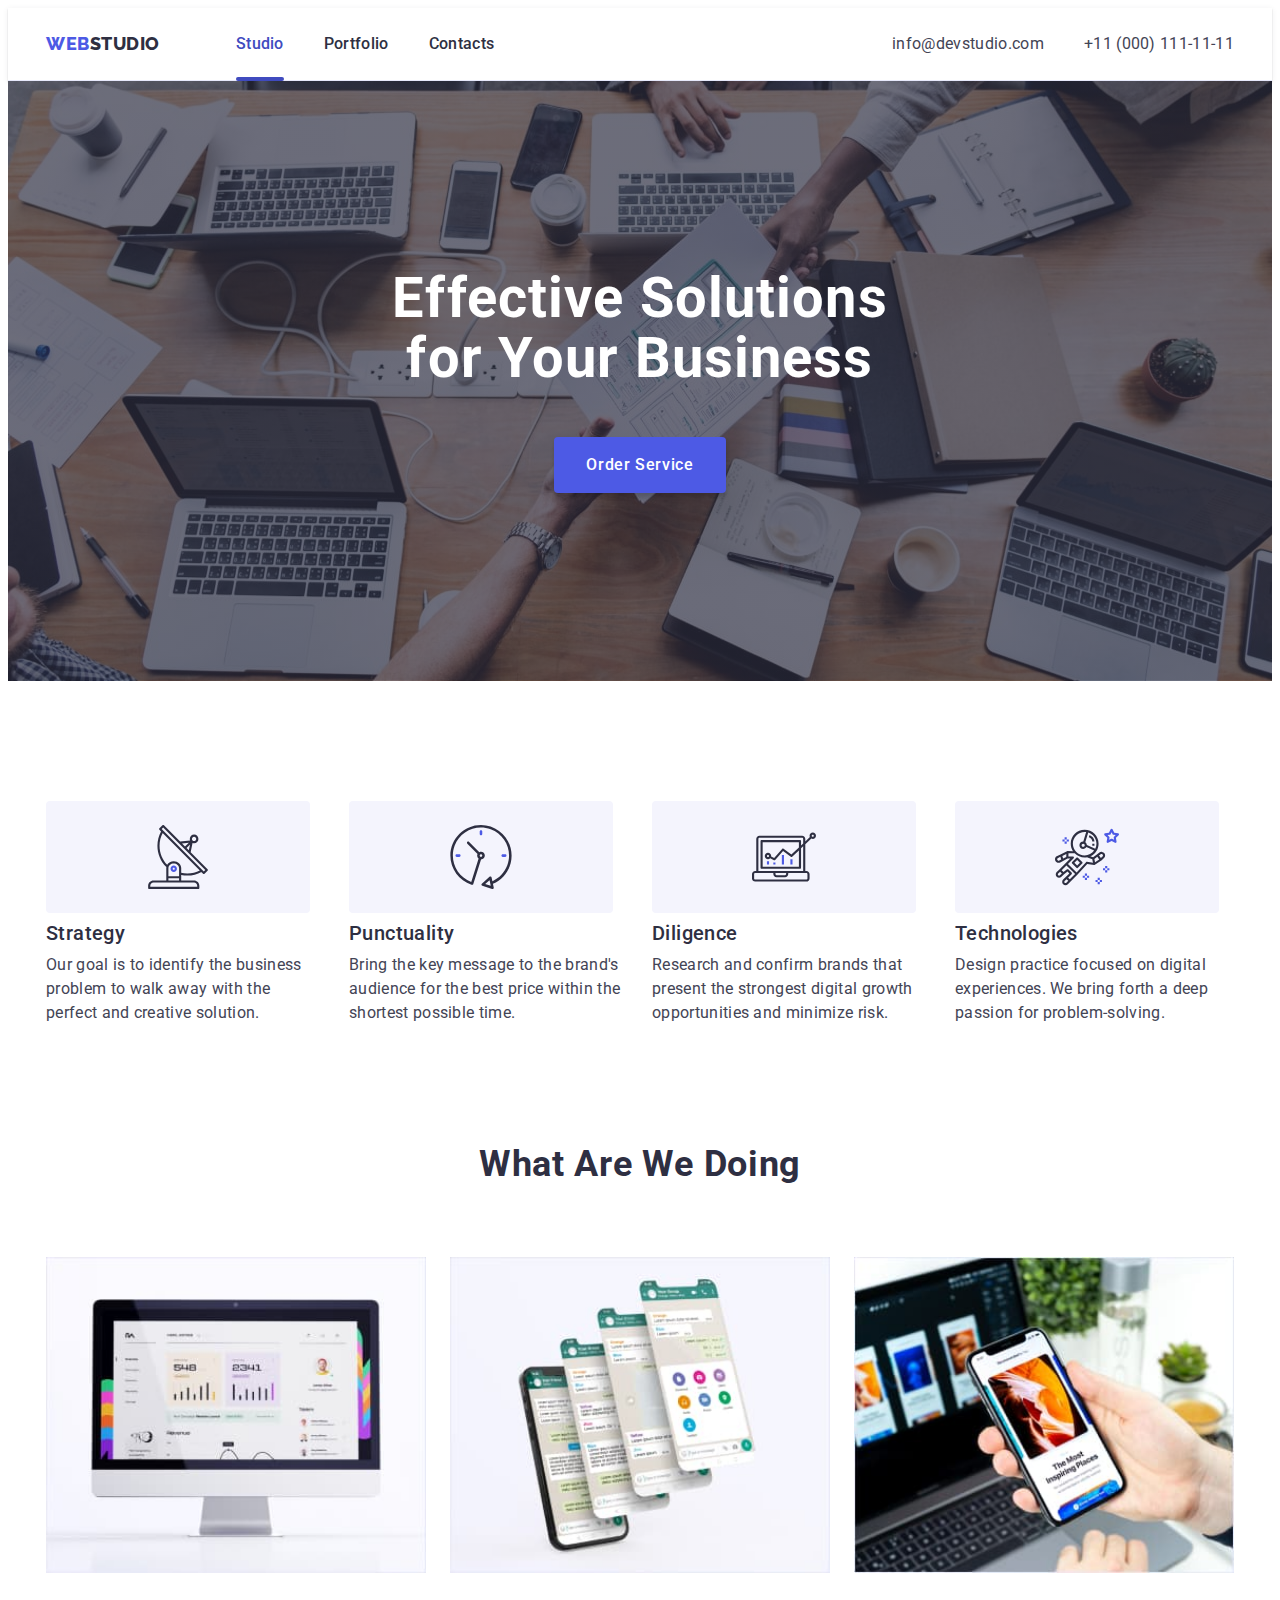
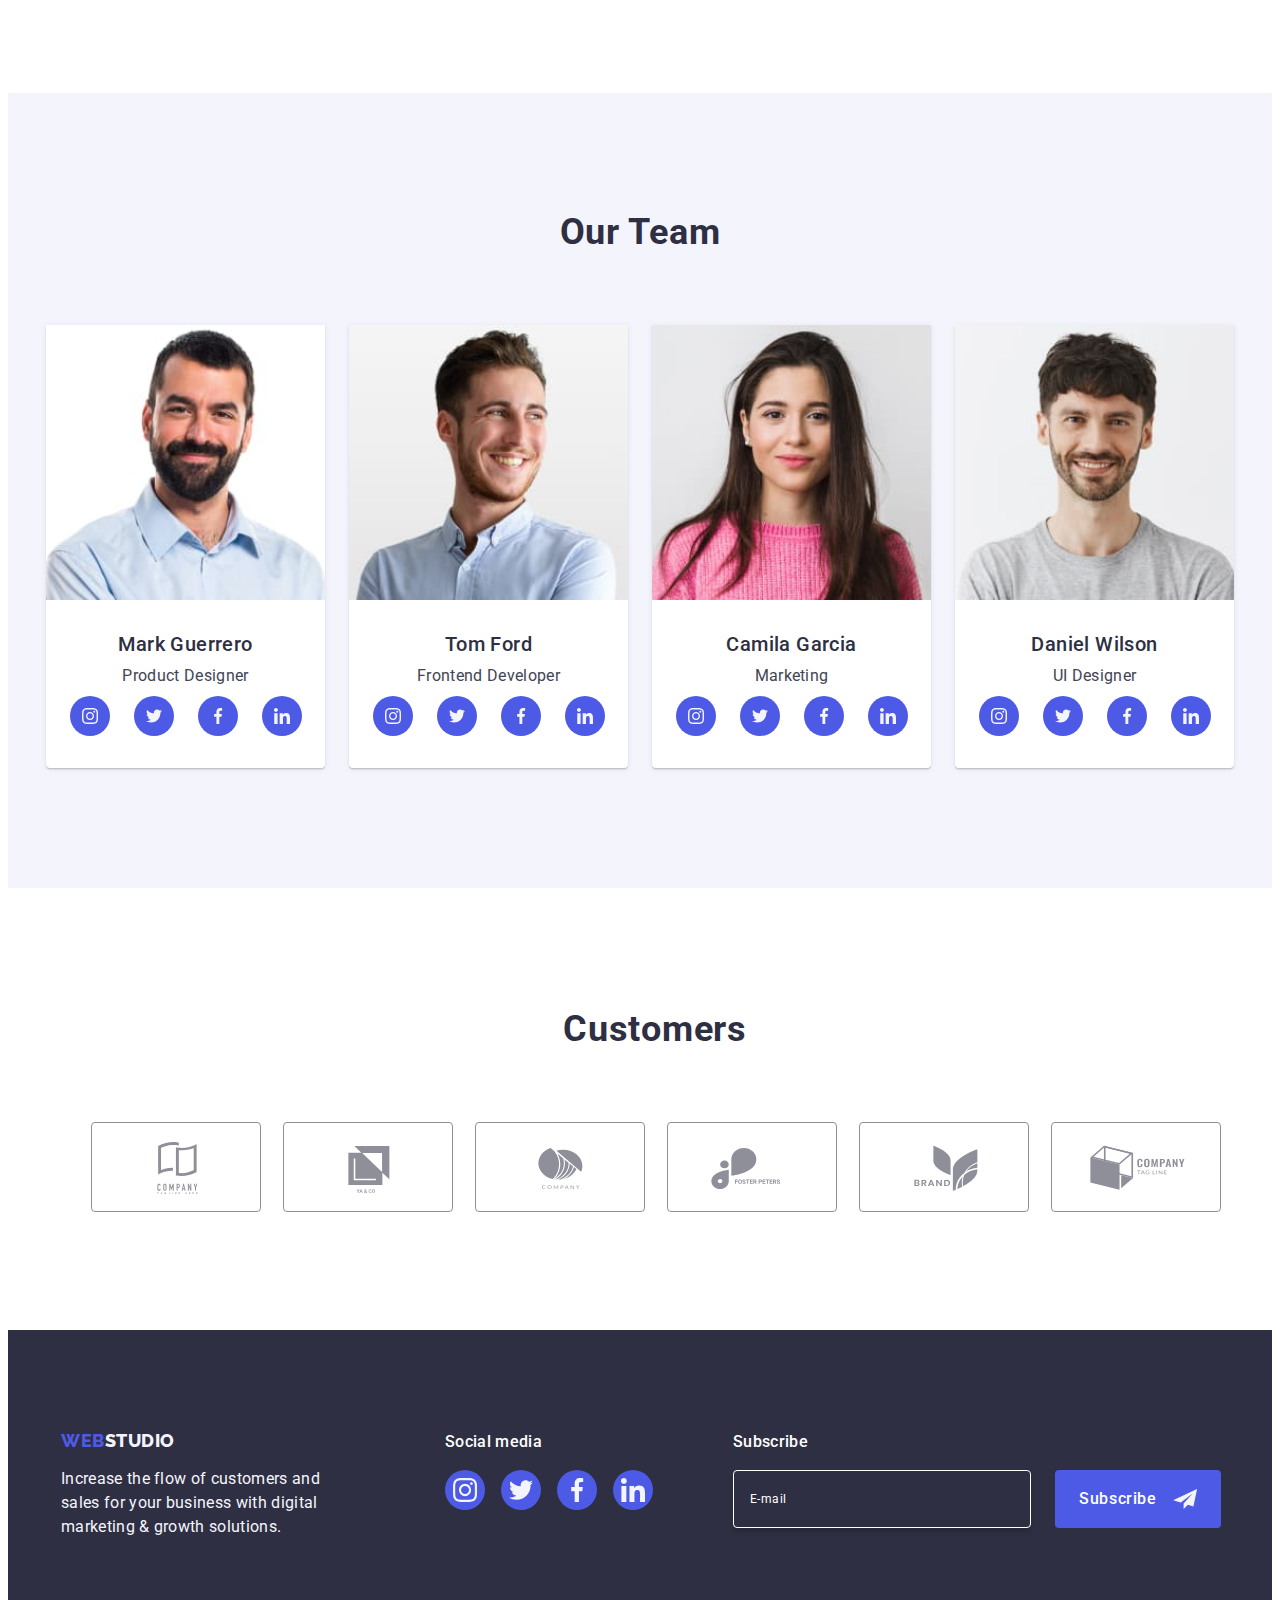
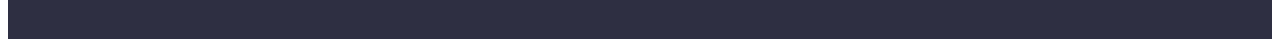
<file: index.html>
<!DOCTYPE html>
<html lang="en">
  <head>
    <meta charset="UTF-8" />
    <meta http-equiv="X-UA-Compatible" content="IE=edge" />
    <meta name="viewport" content="width=device-width, initial-scale=1.0" />
    <title>Main Page</title>
    <link rel="preconnect" href="https://fonts.googleapis.com" />
    <link rel="preconnect" href="https://fonts.gstatic.com" crossorigin />
    <link href="https://fonts.googleapis.com/css2?family=Raleway:wght@800&family=Roboto:wght@400;500;700;900&display=swap" rel="stylesheet" />
    <link
      rel="stylesheet"
      href="https://cdnjs.cloudflare.com/ajax/libs/modern-normalize/1.1.0/modern-normalize.min.css"
      integrity="sha512-wpPYUAdjBVSE4KJnH1VR1HeZfpl1ub8YT/NKx4PuQ5NmX2tKuGu6U/JRp5y+Y8XG2tV+wKQpNHVUX03MfMFn9Q=="
      crossorigin="anonymous"
      referrerpolicy="no-referrer"
    />
    <link rel="stylesheet" href="./css/styles.css" />
  </head>
  <body>
    <!--Header-->
    <header class="header">
      <div class="container header-container">
        <nav class="header-navigation">
          <a class="header-logo link" href="./index.html">Web<span class="span-logo">Studio</span></a>
          <ul class="header-list list">
            <li class="header-item"><a class="current-page header-link link" href="./index.html">Studio</a></li>
            <li class="header-item"><a class="header-link link" href="./portfolio.html">Portfolio</a></li>
            <li class="header-item"><a class="header-link link" href="">Contacts</a></li>
          </ul>
        </nav>
        <address class="address">
          <ul class="address-list list">
            <li><a class="link header-email-phone" href="mailto:info@devstudio.com">info@devstudio.com</a></li>
            <li><a class="link header-email-phone" href="tel:+110001111111">+11 (000) 111-11-11</a></li>
          </ul>
        </address>
        <button type="button" class="menu-button" data-menu-open>
          <svg class="menu-open-icon" width="32px" height="22px">
            <use href="./images/icons.svg#icon-menu"></use>
          </svg>
        </button>
      </div>
      <div class="mob-menu is-hidden" data-menu>
        <div>
          <button type="button" class="close-button-mob" data-menu-close>
            <svg class="close-icon" width="8" height="8">
              <use href="./images/icons.svg#icon-close"></use>
            </svg>
          </button>
          <nav class="mobile-navigation">
            <ul class="mobile-list list">
              <li class="mobile-item"><a class="mobile-link-studio link" href="./index.html">Studio</a></li>
              <li class="mobile-item"><a class="mobile-link link" href="./portfolio.html">Portfolio</a></li>
              <li class="mobile-item"><a class="mobile-link link" href="">Contacts</a></li>
            </ul>
          </nav>
        </div>
        <div>
          <address class="address-mob">
            <ul class="address-list-mob list">
              <li><a class="link mobile-phone" href="tel:+110001111111">+11 (000) 111-11-11</a></li>
              <li><a class="link mobile-email" href="mailto:info@devstudio.com">info@devstudio.com</a></li>
            </ul>
          </address>
          <ul class="mobile-soc-list list">
            <li class="mobile-soc-item">
              <a href="" class="mobile-soc-link link">
                <svg class="mobile-soc-icon" width="24" height="24">
                  <use href="./images/icons.svg#icon-instagram"></use>
                </svg>
              </a>
            </li>
            <li class="mobile-soc-item">
              <a href="" class="mobile-soc-link link">
                <svg class="mobile-soc-icon" width="24" height="24">
                  <use href="./images/icons.svg#icon-twitter"></use>
                </svg>
              </a>
            </li>
            <li class="mobile-soc-item">
              <a href="" class="mobile-soc-link link">
                <svg class="mobile-soc-icon" width="24" height="24">
                  <use href="./images/icons.svg#icon-facebook"></use>
                </svg>
              </a>
            </li>
            <li class="mobile-soc-item">
              <a href="" class="mobile-soc-link link">
                <svg class="mobile-soc-icon" width="24" height="24">
                  <use href="./images/icons.svg#icon-linkedin"></use>
                </svg>
              </a>
            </li>
          </ul>
        </div>
      </div>
    </header>
    <!--Main content-->
    <main>
      <!--Hero-->
      <section class="hero-section section">
        <h1 class="hero-title">Effective Solutions for Your Business</h1>
        <button class="hero-button" data-modal-open type="button">Order Service</button>
      </section>
      <!--Features-->
      <section class="section-features section">
        <div class="container">
          <h2 class="features-title visually-hidden">Features</h2>
          <ul class="features-list list">
            <li class="features-list-item">
              <div class="features-icon-wrap">
                <svg class="features-icon" width="64" height="64">
                  <use href="./images/icons.svg#icon-antenna"></use>
                </svg>
              </div>
              <h3 class="feature-name">Strategy</h3>
              <p class="feature-description">Our goal is to identify the business problem to walk away with the perfect and creative solution.</p>
            </li>
            <li class="features-list-item">
              <div class="features-icon-wrap">
                <svg class="features-icon" width="64" height="64">
                  <use href="./images/icons.svg#icon-clock"></use>
                </svg>
              </div>
              <h3 class="feature-name">Punctuality</h3>
              <p class="feature-description">Bring the key message to the brand's audience for the best price within the shortest possible time.</p>
            </li>
            <li class="features-list-item">
              <div class="features-icon-wrap">
                <svg class="features-icon" width="64" height="64">
                  <use href="./images/icons.svg#icon-diagram"></use>
                </svg>
              </div>
              <h3 class="feature-name">Diligence</h3>
              <p class="feature-description">
                Research and confirm brands that present the strongest digital growth opportunities and minimize risk.
              </p>
            </li>
            <li class="features-list-item">
              <div class="features-icon-wrap">
                <svg class="features-icon" width="64" height="64">
                  <use href="./images/icons.svg#icon-astronaut"></use>
                </svg>
              </div>
              <h3 class="feature-name">Technologies</h3>
              <p class="feature-description">Design practice focused on digital experiences. We bring forth a deep passion for problem-solving.</p>
            </li>
          </ul>
        </div>
      </section>
      <!--Portfolio-->
      <section class="work-examples section">
        <div class="container">
          <h2 class="examples-title">What are we doing</h2>
          <ul class="examples-list list">
            <li class="examples-item">
              <img src="./images/portfolio1.jpg" alt="Portfolio, available options" srcset="./images/portfolio1-2x.jpg 2x" width="360" height="300" />
            </li>
            <li class="examples-item">
              <img src="./images/portfolio2.jpg" alt="Portfolio, available options" srcset="./images/portfolio2-2x.jpg 2x" width="360" height="300" />
            </li>
            <li class="examples-item">
              <img src="./images/portfolio3.jpg" alt="Portfolio, available options" srcset="./images/portfolio3-2x.jpg 2x" width="360" height="300" />
            </li>
          </ul>
        </div>
      </section>
      <!--Contacts-->
      <section class="section-contacts section">
        <div class="container">
          <h2 class="contacts-title">Our Team</h2>
          <ul class="contacts-list list">
            <li class="contacts-items">
              <div class="contacts-item-wrap">
                <img src="./images/teammember1.jpg" alt="Team members photo" srcset="./images/teammember1-2x.jpg 2x" width="264" height="260" />
                <h3 class="contact-name">Mark Guerrero</h3>
                <p class="contact-position">Product Designer</p>
                <ul class="contacts-soc-list list">
                  <li class="contacts-soc-item">
                    <a href="" class="contacts-soc-link link">
                      <svg class="contacts-soc-icon" width="16" height="16">
                        <use href="./images/icons.svg#icon-instagram"></use>
                      </svg>
                    </a>
                  </li>
                  <li class="contacts-soc-item">
                    <a href="" class="contacts-soc-link link">
                      <svg class="contacts-soc-icon" width="16" height="16">
                        <use href="./images/icons.svg#icon-twitter"></use>
                      </svg>
                    </a>
                  </li>
                  <li class="contacts-soc-item">
                    <a href="" class="contacts-soc-link link">
                      <svg class="contacts-soc-icon" width="16" height="16">
                        <use href="./images/icons.svg#icon-facebook"></use>
                      </svg>
                    </a>
                  </li>
                  <li class="contacts-soc-item">
                    <a href="" class="contacts-soc-link link">
                      <svg class="contacts-soc-icon" width="16" height="16">
                        <use href="./images/icons.svg#icon-linkedin"></use>
                      </svg>
                    </a>
                  </li>
                </ul>
              </div>
            </li>
            <li class="contacts-items">
              <div class="contacts-item-wrap">
                <img src="./images/teammember2.jpg" alt="Team members photo" srcset="./images/teammember2-2x.jpg 2x" width="264" height="260" />
                <h3 class="contact-name">Tom Ford</h3>
                <p class="contact-position">Frontend Developer</p>
                <ul class="contacts-soc-list list">
                  <li class="contacts-soc-item">
                    <a href="" class="contacts-soc-link link">
                      <svg class="contacts-soc-icon" width="16" height="16">
                        <use href="./images/icons.svg#icon-instagram"></use>
                      </svg>
                    </a>
                  </li>
                  <li class="contacts-soc-item">
                    <a href="" class="contacts-soc-link link">
                      <svg class="contacts-soc-icon" width="16" height="16">
                        <use href="./images/icons.svg#icon-twitter"></use>
                      </svg>
                    </a>
                  </li>
                  <li class="contacts-soc-item">
                    <a href="" class="contacts-soc-link link">
                      <svg class="contacts-soc-icon" width="16" height="16">
                        <use href="./images/icons.svg#icon-facebook"></use>
                      </svg>
                    </a>
                  </li>
                  <li class="contacts-soc-item">
                    <a href="" class="contacts-soc-link link">
                      <svg class="contacts-soc-icon" width="16" height="16">
                        <use href="./images/icons.svg#icon-linkedin"></use>
                      </svg>
                    </a>
                  </li>
                </ul>
              </div>
            </li>
            <li class="contacts-items">
              <div class="contacts-item-wrap">
                <img src="./images/teammember3.jpg" alt="Team members photo" srcset="./images/teammember3-2x.jpg 2x" width="264" height="260" />
                <h3 class="contact-name">Camila Garcia</h3>
                <p class="contact-position">Marketing</p>
                <ul class="contacts-soc-list list">
                  <li class="contacts-soc-item">
                    <a href="" class="contacts-soc-link link">
                      <svg class="contacts-soc-icon" width="16" height="16">
                        <use href="./images/icons.svg#icon-instagram"></use>
                      </svg>
                    </a>
                  </li>
                  <li class="contacts-soc-item">
                    <a href="" class="contacts-soc-link link">
                      <svg class="contacts-soc-icon" width="16" height="16">
                        <use href="./images/icons.svg#icon-twitter"></use>
                      </svg>
                    </a>
                  </li>
                  <li class="contacts-soc-item">
                    <a href="" class="contacts-soc-link link">
                      <svg class="contacts-soc-icon" width="16" height="16">
                        <use href="./images/icons.svg#icon-facebook"></use>
                      </svg>
                    </a>
                  </li>
                  <li class="contacts-soc-item">
                    <a href="" class="contacts-soc-link link">
                      <svg class="contacts-soc-icon" width="16" height="16">
                        <use href="./images/icons.svg#icon-linkedin"></use>
                      </svg>
                    </a>
                  </li>
                </ul>
              </div>
            </li>
            <li class="contacts-items">
              <div class="contacts-item-wrap">
                <img src="./images/teammember4.jpg" alt="Team members photo" srcset="./images/teammember4-2x.jpg 2x" width="264" height="260" />
                <h3 class="contact-name">Daniel Wilson</h3>
                <p class="contact-position">UI Designer</p>
                <ul class="contacts-soc-list list">
                  <li class="contacts-soc-item">
                    <a href="" class="contacts-soc-link link">
                      <svg class="contacts-soc-icon" width="16" height="16">
                        <use href="./images/icons.svg#icon-instagram"></use>
                      </svg>
                    </a>
                  </li>
                  <li class="contacts-soc-item">
                    <a href="" class="contacts-soc-link link">
                      <svg class="contacts-soc-icon" width="16" height="16">
                        <use href="./images/icons.svg#icon-twitter"></use>
                      </svg>
                    </a>
                  </li>
                  <li class="contacts-soc-item">
                    <a href="" class="contacts-soc-link link">
                      <svg class="contacts-soc-icon" width="16" height="16">
                        <use href="./images/icons.svg#icon-facebook"></use>
                      </svg>
                    </a>
                  </li>
                  <li class="contacts-soc-item">
                    <a href="" class="contacts-soc-link link">
                      <svg class="contacts-soc-icon" width="16" height="16">
                        <use href="./images/icons.svg#icon-linkedin"></use>
                      </svg>
                    </a>
                  </li>
                </ul>
              </div>
            </li>
          </ul>
        </div>
      </section>
      <!--Customers-->
      <section class="section-customers section">
        <div class="container">
          <h2 class="customers-title">Customers</h2>
          <ul class="customers-list list">
            <li class="customers-items">
              <a href="" class="customers-link link">
                <svg class="customer-icon" width="104px" height="56px">
                  <use href="./images/icons.svg#icon-logo-1"></use>
                </svg>
              </a>
            </li>
            <li class="customers-items">
              <a href="" class="customers-link link">
                <svg class="customer-icon" width="104px" height="56px">
                  <use href="./images/icons.svg#icon-logo-2"></use>
                </svg>
              </a>
            </li>
            <li class="customers-items">
              <a href="" class="customers-link link">
                <svg class="customer-icon" width="104px" height="56px">
                  <use href="./images/icons.svg#icon-logo-3"></use>
                </svg>
              </a>
            </li>
            <li class="customers-items">
              <a href="" class="customers-link link">
                <svg class="customer-icon" width="104px" height="56px">
                  <use href="./images/icons.svg#icon-logo-4"></use>
                </svg>
              </a>
            </li>
            <li class="customers-items">
              <a href="" class="customers-link link">
                <svg class="customer-icon" width="104px" height="56px">
                  <use href="./images/icons.svg#icon-logo-5"></use>
                </svg>
              </a>
            </li>
            <li class="customers-items">
              <a href="" class="customers-link link">
                <svg class="customer-icon" width="104px" height="56px">
                  <use href="./images/icons.svg#icon-logo-6"></use>
                </svg>
              </a>
            </li>
          </ul>
        </div>
      </section>
    </main>
    <!--Footer-->
    <footer class="footer">
      <div class="footer-container container">
        <div class="footer-appeal">
          <a class="footer-logo link" href="./index.html">Web<span class="span-logo-footer">Studio</span></a>
          <p class="footer-text">Increase the flow of customers and sales for your business with digital marketing & growth solutions.</p>
        </div>
        <div class="footer-social">
          <h3 class="social-media-title">Social media</h3>
          <ul class="soc-list-footer list">
            <li class="contacts-soc-item">
              <a href="" class="soc-link-footer link">
                <svg class="contacts-soc-icon" width="24" height="24">
                  <use href="./images/icons.svg#icon-instagram"></use>
                </svg>
              </a>
            </li>
            <li class="contacts-soc-item">
              <a href="" class="soc-link-footer link">
                <svg class="contacts-soc-icon" width="24" height="24">
                  <use href="./images/icons.svg#icon-twitter"></use>
                </svg>
              </a>
            </li>
            <li class="contacts-soc-item">
              <a href="" class="soc-link-footer link">
                <svg class="contacts-soc-icon" width="24" height="24">
                  <use href="./images/icons.svg#icon-facebook"></use>
                </svg>
              </a>
            </li>
            <li class="contacts-soc-item">
              <a href="" class="soc-link-footer link">
                <svg class="contacts-soc-icon" width="24" height="24">
                  <use href="./images/icons.svg#icon-linkedin"></use>
                </svg>
              </a>
            </li>
          </ul>
        </div>
        <div class="subscribe">
          <h3 class="subscribe-title">Subscribe</h3>
          <form class="subscribe-form">
            <input type="email" name="subscribe-email" class="subscribe-input" placeholder="E-mail" />
            <button type="submit" class="subscribe-button">
              Subscribe
              <svg class="subscribe-icon" width="24" height="20">
                <use href="./images/icons.svg#icon-send"></use>
              </svg>
            </button>
          </form>
        </div>
      </div>
    </footer>
    <!--Modal window-->
    <div class="backdrop is-hidden" data-modal>
      <div class="modal">
        <button type="button" class="close-button" data-modal-close>
          <svg class="close-icon" width="8" height="8">
            <use href="./images/icons.svg#icon-close"></use>
          </svg>
        </button>
        <p class="modal-title">Leave your contacts and we will call you back</p>
        <form class="modal-form">
          <div class="modal-field">
            <label for="user-name" class="label-text">Name</label>
            <div class="input-wrap">
              <input type="text" name="user-name" class="modal-input" id="user-name" />
              <svg class="modal-icon" width="18px" height="24px">
                <use href="./images/icons.svg#icon-person"></use>
              </svg>
            </div>
          </div>
          <div class="modal-field">
            <label for="user-tel" class="label-text">Phone</label>
            <div class="input-wrap">
              <input type="tel" name="user-tel" class="modal-input" id="user-tel" />
              <svg class="modal-icon" width="18px" height="24px">
                <use href="./images/icons.svg#icon-phone"></use>
              </svg>
            </div>
          </div>
          <div class="modal-field">
            <label for="user-email" class="label-text">Email</label>
            <div class="input-wrap">
              <input type="email" name="user-email" class="modal-input" id="user-email" />
              <svg class="modal-icon" width="18px" height="24px">
                <use href="./images/icons.svg#icon-email"></use>
              </svg>
            </div>
          </div>
          <div class="modal-field-com">
            <label for="user-comment" class="label-text">Comment</label>
            <textarea name="user-comment" id="user-comment" class="modal-textarea" placeholder="Text input"></textarea>
          </div>
          <div class="modal-field-last">
            <input type="checkbox" name="privacy" id="privacy" class="input-check visually-hidden" value="true" />
            <label for="privacy" class="check-text"
              ><span>
                <svg class="check-icon" width="10px" height="8px">
                  <use href="./images/icons.svg#icon-vector"></use>
                </svg>
              </span>
              I accept the terms and conditions of the &nbsp; <a class="privacy-policy" href=""> Privacy Policy</a></label
            >
          </div>
          <button type="submit" class="modal-button">Send</button>
        </form>
      </div>
    </div>
    <script src="./js/modal.js"></script>
    <script src="./js/mobile-menu.js"></script>
  </body>
</html>
</file>
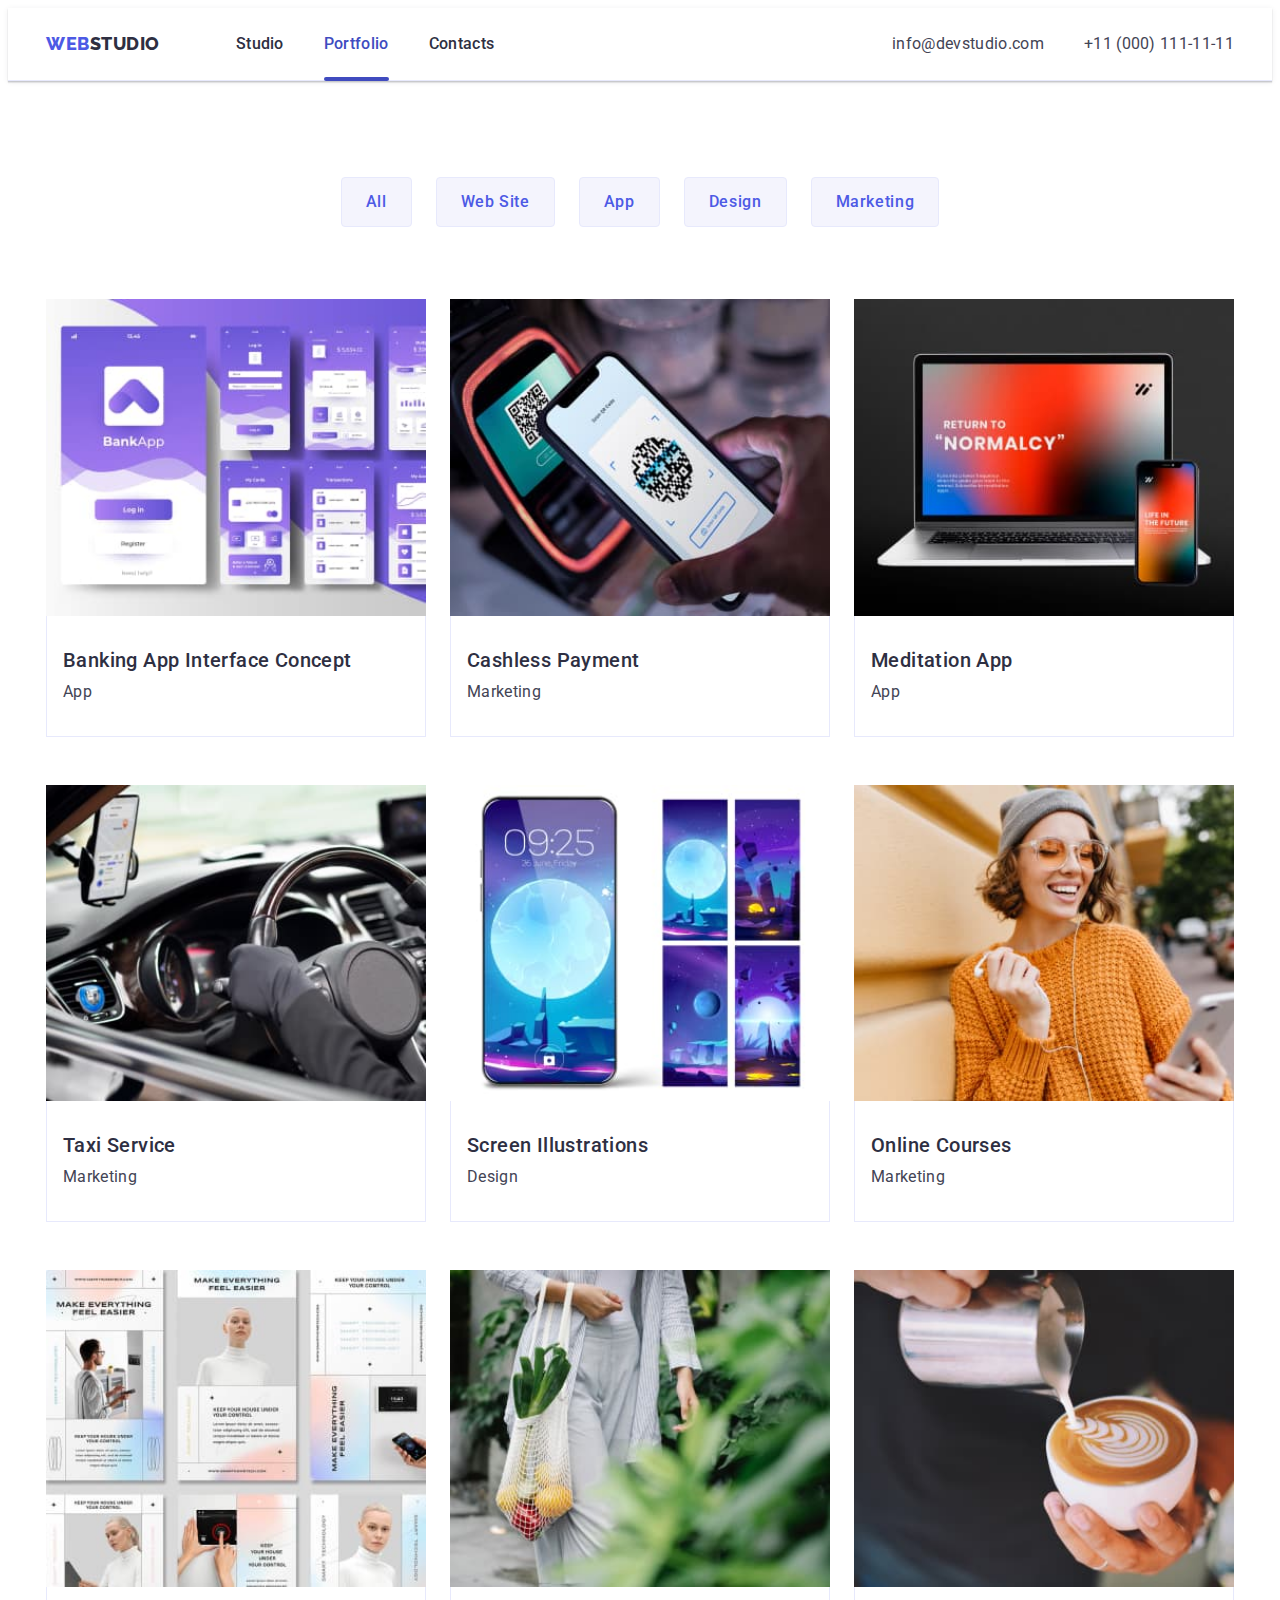
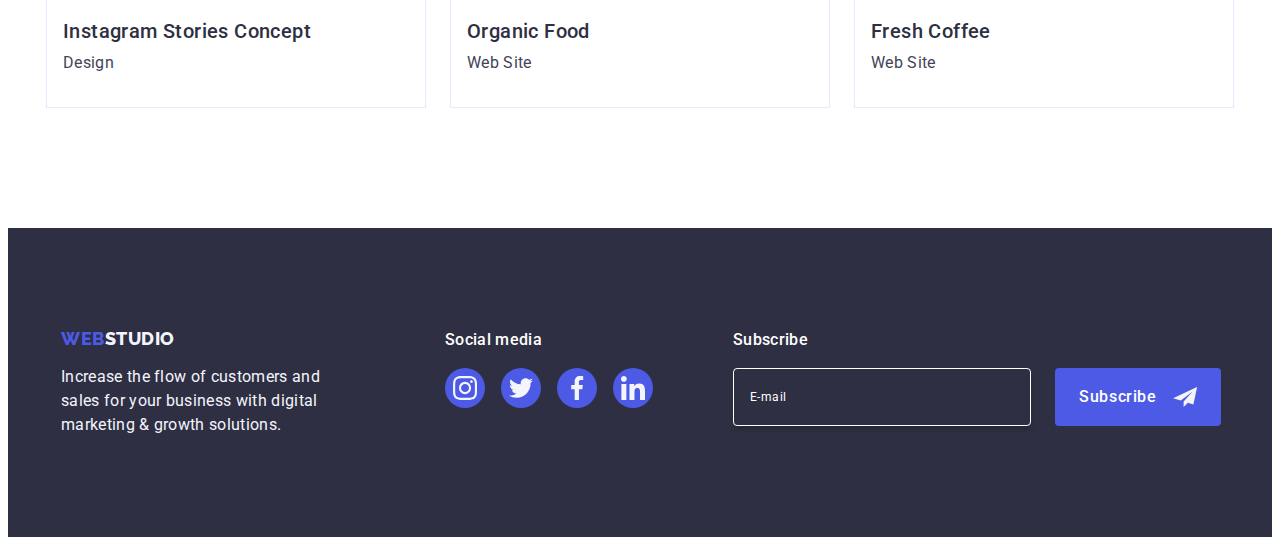
<file: portfolio.html>
<!DOCTYPE html>
<html lang="en">
  <head>
    <meta charset="UTF-8" />
    <meta http-equiv="X-UA-Compatible" content="IE=edge" />
    <meta name="viewport" content="width=device-width, initial-scale=1.0" />
    <title>Portfolio</title>
    <link rel="preconnect" href="https://fonts.googleapis.com" />
    <link rel="preconnect" href="https://fonts.gstatic.com" crossorigin />
    <link href="https://fonts.googleapis.com/css2?family=Raleway:wght@800&family=Roboto:wght@400;500;700;900&display=swap" rel="stylesheet" />
    <link
      rel="stylesheet"
      href="https://cdnjs.cloudflare.com/ajax/libs/modern-normalize/1.1.0/modern-normalize.min.css"
      integrity="sha512-wpPYUAdjBVSE4KJnH1VR1HeZfpl1ub8YT/NKx4PuQ5NmX2tKuGu6U/JRp5y+Y8XG2tV+wKQpNHVUX03MfMFn9Q=="
      crossorigin="anonymous"
      referrerpolicy="no-referrer"
    />
    <link rel="stylesheet" href="./css/styles.css" />
  </head>
  <body>
    <!--Header-->
    <header class="header">
      <div class="container header-container">
        <nav class="header-navigation">
          <a class="header-logo link" href="./portfolio.html">Web<span class="span-logo">Studio</span></a>
          <ul class="header-list list">
            <li class="header-item"><a class="header-link link" href="./index.html">Studio</a></li>
            <li class="header-item"><a class="current-page header-link link" href="./portfolio.html">Portfolio</a></li>
            <li class="header-item"><a class="header-link link" href="">Contacts</a></li>
          </ul>
        </nav>
        <address class="address">
          <ul class="address-list list">
            <li><a class="link header-email-phone" href="mailto:info@devstudio.com">info@devstudio.com</a></li>
            <li><a class="link header-email-phone" href="tel:+110001111111">+11 (000) 111-11-11</a></li>
          </ul>
        </address>
      </div>
    </header>
    <!--Main content-->
    <main>
      <!--Main section, options-->
      <section class="portfolio-section">
        <div class="container">
          <h1 class="visually-hidden">Portfolio</h1>
          <ul class="filter list">
            <li class="filer-item"><button class="filter-button" type="button">All</button></li>
            <li><button class="filter-button" type="button">Web Site</button></li>
            <li><button class="filter-button" type="button">App</button></li>
            <li><button class="filter-button" type="button">Design</button></li>
            <li><button class="filter-button" type="button">Marketing</button></li>
          </ul>
          <ul class="filter-list list">
            <li class="filter-item-card">
              <a class="filter-card-link link" href="">
                <div class="card-wrap">
                  <img src="./images/img-portf-1.jpg" alt="Banking App Interface Concept" width="360" height="300" />
                  <p class="card-cover-text">
                    14 Stylish and User-Friendly App Design Concepts · Task Manager App · Calorie Tracker App · Exotic Fruit Ecommerce App · Cloud
                    Storage App
                  </p>
                </div>
                <div class="portfolio-item-description">
                  <h2 class="portfolio-item">Banking App Interface Concept</h2>
                  <p class="item-description">App</p>
                </div>
              </a>
            </li>
            <li class="filter-item-card">
              <a class="filter-card-link link" href="">
                <div class="card-wrap">
                  <img src="./images/img-portf-2.jpg" alt="Cashless Payment" width="360" height="300" />
                  <p class="card-cover-text">
                    14 Stylish and User-Friendly App Design Concepts · Task Manager App · Calorie Tracker App · Exotic Fruit Ecommerce App · Cloud
                    Storage App
                  </p>
                </div>
                <div class="portfolio-item-description">
                  <h2 class="portfolio-item">Cashless Payment</h2>
                  <p class="item-description">Marketing</p>
                </div>
              </a>
            </li>
            <li class="filter-item-card">
              <a class="filter-card-link link" href="">
                <div class="card-wrap">
                  <img src="./images/img-portf-3.jpg" alt="Meditation App" width="360" height="300" />
                  <p class="card-cover-text">
                    14 Stylish and User-Friendly App Design Concepts · Task Manager App · Calorie Tracker App · Exotic Fruit Ecommerce App · Cloud
                    Storage App
                  </p>
                </div>
                <div class="portfolio-item-description">
                  <h2 class="portfolio-item">Meditation App</h2>
                  <p class="item-description">App</p>
                </div>
              </a>
            </li>
            <li class="filter-item-card">
              <a class="filter-card-link link" href="">
                <div class="card-wrap">
                  <img src="./images/img-portf-4.jpg" alt="Taxi Service" width="360" height="300" />
                  <p class="card-cover-text">
                    14 Stylish and User-Friendly App Design Concepts · Task Manager App · Calorie Tracker App · Exotic Fruit Ecommerce App · Cloud
                    Storage App
                  </p>
                </div>
                <div class="portfolio-item-description">
                  <h2 class="portfolio-item">Taxi Service</h2>
                  <p class="item-description">Marketing</p>
                </div>
              </a>
            </li>
            <li class="filter-item-card">
              <a class="filter-card-link link" href="">
                <div class="card-wrap">
                  <img src="./images/img-portf-5.jpg" alt="Screen Illustrations" width="360" height="300" />
                  <p class="card-cover-text">
                    14 Stylish and User-Friendly App Design Concepts · Task Manager App · Calorie Tracker App · Exotic Fruit Ecommerce App · Cloud
                    Storage App
                  </p>
                </div>
                <div class="portfolio-item-description">
                  <h2 class="portfolio-item">Screen Illustrations</h2>
                  <p class="item-description">Design</p>
                </div>
              </a>
            </li>
            <li class="filter-item-card">
              <a class="filter-card-link link" href="">
                <div class="card-wrap">
                  <img src="./images/img-portf-6.jpg" alt="Online Courses" width="360" height="300" />
                  <p class="card-cover-text">
                    14 Stylish and User-Friendly App Design Concepts · Task Manager App · Calorie Tracker App · Exotic Fruit Ecommerce App · Cloud
                    Storage App
                  </p>
                </div>
                <div class="portfolio-item-description">
                  <h2 class="portfolio-item">Online Courses</h2>
                  <p class="item-description">Marketing</p>
                </div>
              </a>
            </li>
            <li class="filter-item-card">
              <a class="filter-card-link link" href="">
                <div class="card-wrap">
                  <img src="./images/img-portf-7.jpg" alt="Instagram Stories Concept" width="360" height="300" />
                  <p class="card-cover-text">
                    14 Stylish and User-Friendly App Design Concepts · Task Manager App · Calorie Tracker App · Exotic Fruit Ecommerce App · Cloud
                    Storage App
                  </p>
                </div>
                <div class="portfolio-item-description">
                  <h2 class="portfolio-item">Instagram Stories Concept</h2>
                  <p class="item-description">Design</p>
                </div>
              </a>
            </li>
            <li class="filter-item-card">
              <a class="filter-card-link link" href="">
                <div class="card-wrap">
                  <img src="./images/img-portf-8.jpg" alt="Organic Food" width="360" height="300" />
                  <p class="card-cover-text">
                    14 Stylish and User-Friendly App Design Concepts · Task Manager App · Calorie Tracker App · Exotic Fruit Ecommerce App · Cloud
                    Storage App
                  </p>
                </div>
                <div class="portfolio-item-description">
                  <h2 class="portfolio-item">Organic Food</h2>
                  <p class="item-description">Web Site</p>
                </div>
              </a>
            </li>
            <li class="filter-item-card">
              <a class="filter-card-link link" href="">
                <div class="card-wrap">
                  <img src="./images/img-portf-9.jpg" alt="Fresh Coffee" width="360" height="300" />
                  <p class="card-cover-text">
                    14 Stylish and User-Friendly App Design Concepts · Task Manager App · Calorie Tracker App · Exotic Fruit Ecommerce App · Cloud
                    Storage App
                  </p>
                </div>
                <div class="portfolio-item-description">
                  <h2 class="portfolio-item">Fresh Coffee</h2>
                  <p class="item-description">Web Site</p>
                </div>
              </a>
            </li>
          </ul>
        </div>
      </section>
    </main>
    <!--Footer-->
    <footer class="footer">
      <div class="footer-container container">
        <div class="footer-appeal">
          <a class="footer-logo link" href="./index.html">Web<span class="span-logo-footer">Studio</span></a>
          <p class="footer-text">Increase the flow of customers and sales for your business with digital marketing & growth solutions.</p>
        </div>
        <div class="footer-social">
          <h3 class="social-media-title">Social media</h3>
          <ul class="soc-list-footer list">
            <li class="contacts-soc-item">
              <a href="" class="soc-link-footer link">
                <svg class="contacts-soc-icon" width="24" height="24">
                  <use href="./images/icons.svg#icon-instagram"></use>
                </svg>
              </a>
            </li>
            <li class="contacts-soc-item">
              <a href="" class="soc-link-footer link">
                <svg class="contacts-soc-icon" width="24" height="24">
                  <use href="./images/icons.svg#icon-twitter"></use>
                </svg>
              </a>
            </li>
            <li class="contacts-soc-item">
              <a href="" class="soc-link-footer link">
                <svg class="contacts-soc-icon" width="24" height="24">
                  <use href="./images/icons.svg#icon-facebook"></use>
                </svg>
              </a>
            </li>
            <li class="contacts-soc-item">
              <a href="" class="soc-link-footer link">
                <svg class="contacts-soc-icon" width="24" height="24">
                  <use href="./images/icons.svg#icon-linkedin"></use>
                </svg>
              </a>
            </li>
          </ul>
        </div>
        <div class="subscribe">
          <h3 class="subscribe-title">Subscribe</h3>
          <form class="subscribe-form">
            <input type="email" name="subscribe-email" class="subscribe-input" placeholder="E-mail" />
            <button type="submit" class="subscribe-button">
              Subscribe
              <svg class="subscribe-icon" width="24" height="20">
                <use href="./images/icons.svg#icon-send"></use>
              </svg>
            </button>
          </form>
        </div>
      </div>
    </footer>
  </body>
</html>
</file>
<file: css/styles.css>
p,
h1,
h2,
h3,
h4,
h5,
h6 {
  margin: 0;
}
ul {
  margin: 0;
  padding-left: 0;
}
img {
  display: block;
  max-width: 100%;
  height: auto;
  width: 100%;
}

body {
  font-family: "Roboto", sans-serif;
  color: #434455;
  background-color: var(--main-page-background);
}
:root {
  --title-color: #2e2f42;
  --background-color: #e5e5e5;
  --logo-color: #4d5ae5;
  --main-color: #434455;
  --filter-background: #f4f4fd;
  --main-page-background: #ffffff;
  --time-distribution-function: 250ms cubic-bezier(0.4, 0, 0.2, 1);
}

.section {
  padding-top: 120px;
  padding-bottom: 120px;
}
.container {
  margin: 0 auto;
  width: 100%;
  padding-left: 15px;
  padding-right: 15px;
}
.list {
  list-style: none;
}
.link {
  text-decoration: none;
}
/*Header*/
.header-container {
  display: flex;
  align-items: center;
}
.header {
  border-bottom: 1px solid #e7e9fc;
  padding-top: 24px;
  padding-bottom: 24px;
  box-shadow: 0px 1px 6px 0px #2e2f4214, 0px 1px 1px 0px #2e2f4229, 0px 2px 1px 0px #2e2f4214;
}
.header-navigation {
  display: flex;
  align-items: center;
  margin-right: auto;
}
.header-logo {
  font-family: "Raleway", sans-serif;
  font-weight: 800;
  font-size: 18px;
  line-height: 1.17;
  letter-spacing: 0.03em;
  text-transform: uppercase;
  color: var(--logo-color);
  margin-right: 76px;
}
.span-logo {
  color: var(--title-color);
}
.header-list {
  display: none;
}
.address-list {
  display: none;
}

.mob-menu.is-open {
  transform: translate(-50%, -50%) scale(0);
}
.menu-button {
  display: inline-block;
  height: 22px;
  background-color: transparent;
  border: none;
  cursor: pointer;
  padding: 0;
}
.menu-open-icon {
  stroke: #2e2f42;
}
.mob-menu {
  position: fixed;
  top: 0;
  width: 100vw;
  height: 100vh;
  background-color: white;
  padding: 24px 24px 40px 40px;
  display: flex;
  flex-direction: column;
  justify-content: space-between;
}
.close-button-mob {
  width: 24px;
  height: 24px;
  display: block;
  margin-left: auto;
  margin-bottom: 32px;
  background-color: transparent;
  border-radius: 50%;
  border: 1px solid #e7e9fc;
  cursor: pointer;
}

.mobile-item:not(:last-child) {
  margin-bottom: 40px;
}
.mobile-link-studio {
  font-weight: 700;
  font-size: 36px;
  line-height: 1.11;
  letter-spacing: 0.02em;
  color: var(--logo-color);
}
.mobile-link {
  font-weight: 700;
  font-size: 36px;
  line-height: 1.11;
  letter-spacing: 0.02em;
  color: var(--title-color);
}
.address-list-mob {
  display: flex;
  flex-direction: column;
  gap: 40px;
  margin-bottom: 48px;
}
.mobile-phone {
  font-family: "Roboto", sans-serif;
  font-style: normal;
  font-weight: 700;
  font-size: 36px;
  line-height: 1.11;
  letter-spacing: 0.02em;
  color: var(--logo-color);
}
.mobile-email {
  font-family: "Roboto", sans-serif;
  font-weight: 500;
  font-size: 20px;
  font-style: normal;
  line-height: 1.2;
  letter-spacing: 0.02em;
  color: var(--main-color);
}
.mobile-soc-list {
  display: flex;
  gap: 24px;
}
.mobile-soc-item {
  width: 40px;
  height: 40px;
}
.mobile-soc-link {
  width: 100%;
  height: 100%;
  border-radius: 50%;
  background-color: #4d5ae5;
  display: flex;
  align-items: center;
  justify-content: center;
}
.mobile-soc-icon {
  fill: #f4f4fd;
}
/*Studio page main*/
.hero-section {
  background-color: var(--title-color);
  text-align: center;
  background-image: linear-gradient(rgba(46, 47, 66, 0.7), rgba(46, 47, 66, 0.7)), url(../images/hero-mob.jpg);
  background-repeat: no-repeat;
  background-position: center;
  background-size: cover;
  max-width: 1440px;
  margin: 0 auto;
  padding-top: 112px;
  padding-bottom: 112px;
}
@media (min-device-pixel-ratio: 2), (min-resolution: 192dpi), (min-resolution: 2dppx) {
  .hero-section {
    background-image: linear-gradient(rgba(46, 47, 66, 0.7), rgba(46, 47, 66, 0.7)), url(../images/hero-mob-2x.jpg);
  }
}
.hero-title {
  font-weight: 700;
  font-size: 36px;
  line-height: 1.11;
  letter-spacing: 0.02em;
  color: #ffffff;
  margin-left: auto;
  margin-right: auto;
  max-width: 320px;
  margin-bottom: 72px;
}
.hero-button {
  font-family: "Roboto", sans-serif;
  font-weight: 500;
  font-size: 16px;
  line-height: 1.5;
  letter-spacing: 0.04em;
  color: #ffffff;
  cursor: pointer;
  background-color: var(--logo-color);
  padding: 16px 32px;
  display: block;
  margin: 0 auto;
  border-radius: 4px;
  border: 0px;
  box-shadow: 0px 4px 4px 0px #00000026;
  transition-property: background-color;
  transition-duration: 250ms;
  transition-timing-function: cubic-bezier(0.4, 0, 0.2, 1);
}
.hero-button:hover,
.hero-button:focus {
  background-color: #404bbf;
}
.section-features {
  padding: 96px 0;
}
.features-icon-wrap {
  display: none;
}
.features-icon:hover,
.features-icon:focus {
}
.features-list {
  display: flex;
  flex-wrap: wrap;
  row-gap: 72px;
}
.feature-name {
  font-family: "Roboto", sans-serif;
  font-weight: 700;
  font-size: 36px;
  line-height: 1.11;
  letter-spacing: 0.02em;
  color: var(--title-color);
  margin-bottom: 8px;
  text-align: center;
}
.feature-description {
  font-family: "Roboto", sans-serif;
  font-weight: 500;
  font-size: 16px;
  line-height: 1.5;
  letter-spacing: 0.02em;
}
.work-examples {
  display: none;
}
.section-contacts {
  background-color: #f4f4fd;
  padding: 96px 0;
}
.contacts-list {
  display: flex;
  flex-wrap: wrap;
  row-gap: 72px;
  column-gap: 24px;
}
.contacts-items {
  background-color: #ffffff;
  flex-basis: 100%;
  border-radius: 0px 0px 4px 4px;
  padding-bottom: 32px;
  box-shadow: 0px 2px 1px 0px #2e2f4214, 0px 1px 1px 0px #2e2f4229, 0px 1px 6px 0px #2e2f4214;
}
.contacts-title {
  font-weight: 700;
  font-size: 36px;
  line-height: 1.11;
  letter-spacing: 0.02em;
  text-align: center;
  text-transform: capitalize;
  color: var(--title-color);
  margin-bottom: 72px;
}
.contact-name {
  font-weight: 500;
  font-size: 20px;
  line-height: 1.2;
  letter-spacing: 0.02em;
  text-align: center;
  color: var(--title-color);
  margin-top: 32px;
  margin-bottom: 8px;
}
.contact-position {
  font-weight: 400;
  font-size: 16px;
  line-height: 1.5;
  letter-spacing: 0.02em;
  text-align: center;
  margin-bottom: 8px;
}
.contacts-soc-list {
  display: flex;
  justify-content: center;
  gap: 24px;
}
.contacts-soc-item {
  width: 40px;
  height: 40px;
}
.contacts-soc-link {
  width: 100%;
  height: 100%;
  border-radius: 50%;
  background-color: #4d5ae5;
  display: flex;
  align-items: center;
  justify-content: center;
  transition-property: background-color;
  transition-duration: 250ms;
  transition-timing-function: cubic-bezier(0.4, 0, 0.2, 1);
}
.contacts-soc-link:hover,
.contacts-soc-link:focus {
  background-color: #404bbf;
}

.contacts-soc-icon {
  fill: #f4f4fd;
}
/*Customers*/
.section-customers {
  padding: 96px 0;
}
.customers-title {
  font-weight: 700;
  font-size: 36px;
  line-height: 1.17;
  text-align: center;
  letter-spacing: 0.02em;
  text-transform: capitalize;
  color: var(--title-color);
  margin-bottom: 72px;
}
.customers-link {
  width: 100%;
  height: 100%;
  border-radius: 4px;
  border: 1px solid #8e8f99;
  display: flex;
  align-items: center;
  justify-content: center;
  transition-property: border-color;
  transition-duration: 250ms;
  transition-timing-function: cubic-bezier(0.4, 0, 0.2, 1);
}
.customers-list {
  display: flex;
  flex-wrap: wrap;
  row-gap: 72px;
  column-gap: 16px;
  justify-content: center;
}
.customers-items {
  /* width: 168px; */
  width: calc((100% - 16px) / 2);
  height: 88px;
}

.customer-item-wrap {
}
.customer-icon {
  fill: #8e8f99;
  transition-property: fill;
  transition-duration: 250ms;
  transition-timing-function: cubic-bezier(0.4, 0, 0.2, 1);
}
.customers-link:focus,
.customers-link:hover {
  border-color: #404bbf;
}
.customers-link:hover > .customer-icon {
  fill: #404bbf;
}
.customers-link:focus > .customer-icon {
  fill: #404bbf;
}
/*Footer*/
footer {
  background-color: #2e2f42;
  padding-top: 96px;
  padding-bottom: 96px;
}
.footer-container {
  display: flex;
  flex-wrap: wrap;
  justify-content: center;
}
.footer-appeal {
  margin-bottom: 72px;
}

.footer-logo {
  font-family: "Raleway", sans-serif;
  font-weight: 800;
  font-size: 18px;
  line-height: 1.17;
  letter-spacing: 0.03em;
  text-transform: uppercase;
  color: var(--logo-color);
  display: block;
  margin-bottom: 16px;
  text-align: center;
}
.footer-text {
  font-weight: 400;
  font-size: 16px;
  line-height: 1.5;
  letter-spacing: 0.02em;
  color: #f4f4fd;
  display: block;
  width: 264px;
}
.span-logo-footer {
  color: #f4f4fd;
}
.social-media-title {
  font-weight: 500;
  font-size: 16px;
  line-height: 1.5;
  letter-spacing: 0.02em;
  color: #ffffff;
  margin-bottom: 16px;
  text-align: center;
}
.soc-link-footer {
  width: 100%;
  height: 100%;
  border-radius: 50%;
  background-color: #4d5ae5;
  display: flex;
  align-items: center;
  justify-content: center;
  transition-property: background-color;
  transition-duration: 250ms;
  transition-timing-function: cubic-bezier(0.4, 0, 0.2, 1);
}
.soc-link-footer:hover,
.soc-link-footer:focus {
  background-color: #31d0aa;
}
.footer-social {
  margin-bottom: 72px;
}
.soc-list-footer {
  display: flex;
  gap: 16px;
}
.subscribe {
}
.subscribe-form {
  display: flex;
  flex-wrap: wrap;
  justify-content: center;
}
.subscribe-title {
  font-family: "Roboto", sans-serif;
  font-style: normal;
  font-weight: 500;
  font-size: 16px;
  line-height: 1.5;
  letter-spacing: 0.02em;
  color: #ffffff;
  margin-bottom: 16px;
  text-align: center;
}
.subscribe-input {
  width: 100%;
  height: 40px;
  padding: 8px 16px;
  border: 1px solid #ffffff;
  border-radius: 4px;
  font-family: "Roboto", sans-serif;
  font-style: normal;
  font-weight: 400;
  font-size: 12px;
  line-height: 2;
  letter-spacing: 0.04em;
  color: #ffffff;
  background-color: transparent;
  box-shadow: 0px 4px 4px 0px #00000026;
  margin-bottom: 16px;
  outline: transparent;
}
.subscribe-input::placeholder {
  color: #ffffff;
}
.subscribe-button {
  font-family: "Roboto", sans-serif;
  font-weight: 500;
  font-size: 16px;
  line-height: 1.5;
  letter-spacing: 0.04em;
  color: #ffffff;
  cursor: pointer;
  background-color: var(--logo-color);
  padding: 8px 24px;
  display: flex;
  align-items: center;
  justify-content: center;
  border-radius: 4px;
  border: 0px;
  transition-property: background-color;
  transition-duration: 250ms;
  transition-timing-function: cubic-bezier(0.4, 0, 0.2, 1);
  gap: 16px;
}
.subscribe-button:focus,
.subscribe-button:hover {
  background-color: #404bbf;
}
.subscribe-icon {
  fill: #f4f4f4;
}
/*Portfolio*/

.portfolio-section {
  padding-top: 96px;
  padding-bottom: 120px;
}
.filter {
  display: flex;
  gap: 24px;
  margin-bottom: 72px;
  justify-content: center;
}
.visually-hidden {
  position: absolute;
  width: 1px;
  height: 1px;
  margin: -1px;
  border: 0;
  padding: 0;
  white-space: nowrap;
  clip-path: inset(100%);
  clip: rect(0 0 0 0);
  overflow: hidden;
}
.filter-list {
  display: flex;
  gap: 48px 24px;
  flex-wrap: wrap;
}
.filter-item-card {
  width: calc((100% - 48px) / 3);
}

.filter-button {
  font-family: "Roboto", sans-serif;
  font-weight: 500;
  font-size: 16px;
  line-height: 1.5;
  letter-spacing: 0.02em;
  align-items: center;
  text-align: center;
  letter-spacing: 0.04em;
  color: var(--logo-color);
  cursor: pointer;
  background-color: var(--filter-background);
  padding: 12px 24px;
  border: 1px solid #e7e9fc;
  border-radius: 4px;
  transition-property: background-color, color, border-color, box-shadow;
  transition-duration: 250ms;
  transition-timing-function: cubic-bezier(0.4, 0, 0.2, 1);
}
.filter-button:hover,
.filter-button:focus {
  color: #ffffff;
  background-color: #404bbf;
  border-color: transparent;
  box-shadow: 0px 2px 2px 0px #0000001f, 0px 2px 1px 0px #00000014, 0px 3px 1px 0px #0000001a;
}
.portfolio-item {
  font-weight: 500;
  font-size: 20px;
  line-height: 1.2;
  letter-spacing: 0.02em;
  color: var(--title-color);
  margin-bottom: 8px;
}
.item-description {
  font-size: 16px;
  line-height: 1.5;
  letter-spacing: 0.02em;
  color: var(--main-color);
}
.portfolio-item-description {
  padding: 32px 16px;
  border-right: 1px solid #e7e9fc;
  border-left: 1px solid #e7e9fc;
  border-bottom: 1px solid #e7e9fc;
}
.card-wrap {
  position: relative;
  overflow: hidden;
}
.card-cover-text {
  position: absolute;
  top: 0;
  font-family: "Roboto", sans-serif;
  font-style: normal;
  font-weight: 400;
  font-size: 16px;
  line-height: 1.5;
  letter-spacing: 0.02em;
  color: #f4f4fd;
  background-color: #4d5ae5;
  width: 100%;
  height: 100%;
  padding: 40px 32px 0 32px;
  transform: translateY(100%);
  overflow: auto;
  transition-property: transform;
  transition-duration: 250ms;
  transition-timing-function: cubic-bezier(0.4, 0, 0.2, 1);
}
.filter-card-link {
  display: block;
  transition-property: box-shadow;
  transition-duration: 250ms;
  transition-timing-function: cubic-bezier(0.4, 0, 0.2, 1);
}
.filter-card-link:hover,
.filter-card-link:focus {
  box-shadow: 0px 2px 1px 0px #2e2f4214, 0px 1px 1px 0px #2e2f4229, 0px 1px 6px 0px #2e2f4214;
}
.filter-card-link:hover .card-cover-text,
.filter-card-link:focus .card-cover-text {
  transform: translate(0);
}
/*Modal window*/
.backdrop {
  position: fixed;
  top: 0;
  width: 100%;
  height: 100%;
  background: rgba(46, 47, 66, 0.4);
  transition: opacity 250ms cubic-bezier(0.4, 0, 0.2, 1), visibility 250ms cubic-bezier(0.4, 0, 0.2, 1);
}
.modal {
  width: 310px;
  min-height: 584px;
  background-color: #fcfcfc;
  position: absolute;
  top: 50%;
  left: 50%;
  transform: translate(-50%, -50%) scale(1);
  transition: transform 250ms cubic-bezier(0.4, 0, 0.2, 1);
  border-radius: 4px;
  padding: 72px 24px 24px 24px;
}
.backdrop.is-hidden .modal {
  transform: translate(-50%, -50%) scale(0);
}
.close-button {
  width: 24px;
  height: 24px;
  display: flex;
  align-items: center;
  justify-content: center;
  background-color: #e7e9fc;
  border-radius: 50%;
  border: 1px solid rgba(0, 0, 0, 0.1);
  transition-property: background-color;
  transition-duration: 250ms;
  transition-timing-function: cubic-bezier(0.4, 0, 0.2, 1);
  position: absolute;
  top: 24px;
  right: 24px;
  cursor: pointer;
}
.close-icon {
  fill: #2e2f42;
  transition-property: fill;
  transition-duration: 250ms;
  transition-timing-function: cubic-bezier(0.4, 0, 0.2, 1);
}
.close-button:hover,
.close-button:focus {
  background-color: #404bbf;
}
.close-button:hover .close-icon,
.close-button:focus .close-icon {
  fill: #ffffff;
}
.is-hidden {
  opacity: 0;
  visibility: hidden;
  pointer-events: none;
}
/*Modal form*/
.modal-title {
  font-family: "Roboto", sans-serif;
  font-style: normal;
  font-weight: 500;
  font-size: 16px;
  line-height: 1.5;
  text-align: center;
  letter-spacing: 0.02em;
  color: #2e2f42;
  margin-bottom: 16px;
}
.modal-form {
}
.input-wrap {
  position: relative;
}
.modal-icon {
  position: absolute;
  left: 16px;
  top: 50%;
  transform: translateY(-50%);
  fill: #2e2f42;
  transition-property: fill;
  transition-duration: 250ms;
  transition-timing-function: cubic-bezier(0.4, 0, 0.2, 1);
}
.modal-input {
  width: 100%;
  height: 40px;
  border: 1px solid rgba(46, 47, 66, 0.4);
  border-radius: 4px;
  padding-left: 38px;
  outline: transparent;
  transition-property: border-color;
  transition-duration: 250ms;
  transition-timing-function: cubic-bezier(0.4, 0, 0.2, 1);
}
.modal-input:focus,
.modal-input:hover {
  border-color: #4d5ae5;
}
.modal-input:focus + .modal-icon,
.modal-input:hover + .modal-icon {
  fill: #4d5ae5;
}

.modal-textarea {
  width: 100%;
  height: 120px;
  border: 1px solid rgba(46, 47, 66, 0.4);
  border-radius: 4px;
  padding: 8px 16px;
  resize: none;
  outline: transparent;
  transition-property: border-color;
  transition-duration: 250ms;
  transition-timing-function: cubic-bezier(0.4, 0, 0.2, 1);
  display: block;
}
.modal-textarea::placeholder {
  font-family: "Roboto", sans-serif;
  font-style: normal;
  font-weight: 400;
  font-size: 12px;
  line-height: 1.17;
  letter-spacing: 0.04em;
  color: rgba(46, 47, 66, 0.4);
}
.modal-textarea:hover,
.modal-textarea:focus {
  border-color: #4d5ae5;
}
.modal-button {
  width: 169px;
  height: 56px;
  font-family: "Roboto", sans-serif;
  font-style: normal;
  font-weight: 500;
  font-size: 16px;
  line-height: 1.5;
  letter-spacing: 0.04em;
  color: #ffffff;
  cursor: pointer;
  background-color: var(--logo-color);
  padding: 16px 32px;
  display: block;
  margin: 24px auto 0 auto;
  border-radius: 4px;
  border: 0px;
  box-shadow: 0px 4px 4px 0px #00000026;
  transition-property: background-color;
  transition-duration: 250ms;
  transition-timing-function: cubic-bezier(0.4, 0, 0.2, 1);
}
.modal-button:hover,
.modal-button:focus {
  background-color: #404bbf;
}
.modal-field {
  margin-bottom: 8px;
}
.modal-field-last {
  margin-bottom: 0;
}
.modal-field-com {
  margin-bottom: 16px;
}
.label-text {
  display: block;
  font-family: "Roboto", sans-serif;
  font-style: normal;
  font-weight: 400;
  font-size: 12px;
  line-height: 1.17;
  letter-spacing: 0.01em;
  color: #8e8f99;
  margin-bottom: 4px;
}
.check-text {
  font-family: "Roboto", sans-serif;
  font-style: normal;
  font-weight: 400;
  font-size: 8px;
  letter-spacing: 0.04em;
  color: #8e8f99;
  display: flex;
  align-items: center;
}
.check-text span {
  width: 16px;
  height: 16px;
  border: 1px solid rgba(46, 47, 66, 0.4);
  border-radius: 2px;
  margin-right: 8px;
  display: flex;
  align-items: center;
  justify-content: center;
  fill: transparent;
}
.input-check:checked + .check-text span {
  background-color: #404bbf;
  border: none;
  fill: #f4f4f4;
}
.privacy-policy {
  color: #4d5ae5;
}

/* New versions section contacts*/
@media screen and (min-width: 428px) {
  .container {
    width: 428px;
  }
  .modal {
    width: 392px;
  }

  .section-contacts > .container {
    width: 294px;
  }
  .customers-link {
    flex-basis: calc((100% - 16px) / 2);
  }
  .hero-section {
    background-image: linear-gradient(rgba(46, 47, 66, 0.7), rgba(46, 47, 66, 0.7)), url(../images/hero-tab.jpg);
  }
  @media (min-device-pixel-ratio: 2), (min-resolution: 192dpi), (min-resolution: 2dppx) {
    .hero-section {
      background-image: linear-gradient(rgba(46, 47, 66, 0.7), rgba(46, 47, 66, 0.7)), url(../images/hero-tab-2x.jpg);
    }
  }
  .check-text {
    font-size: 12px;
    line-height: 1.17;
  }
  .mobile-soc-list {
    gap: 56px;
  }
}
@media screen and (min-width: 768px) {
  .container {
    width: 768px;
  }
  .section-contacts > .container {
    width: 582px;
  }
  .contacts-items {
    flex-basis: calc((100% - 24px) / 2);
  }
  .contacts-list {
    row-gap: 62px;
  }
  .customers-link {
    flex-basis: calc((100% - 48px) / 3);
  }
  .customers-list {
    column-gap: 24px;
  }
  .customers-items {
    width: calc((100% - 48px) / 3);
  }
  .section-customers > .container {
    width: 582px;
  }
  .features-list {
    column-gap: 24px;
  }
  .features-list-item {
    width: calc((100% - 24px) / 2);
  }
  .feature-name {
    text-align: left;
  }
  .footer-container {
    justify-content: unset;
  }
  .footer > .container {
    width: 582px;
  }
  .footer-appeal {
    margin-right: 24px;
    margin-bottom: 72px;
  }
  .footer-logo {
    text-align: left;
  }
  .footer-social {
    margin-bottom: 0;
  }
  .social-media-title {
    text-align: left;
  }
  .subscribe-input {
    width: 264px;
    margin-bottom: 0;
  }
  .subscribe-form {
    gap: 24px;
  }
  .subscribe-title {
    text-align: left;
  }
  .hero-section {
    background-image: linear-gradient(rgba(46, 47, 66, 0.7), rgba(46, 47, 66, 0.7)), url(../images/hero-desc.jpg);
  }
  @media (min-device-pixel-ratio: 2), (min-resolution: 192dpi), (min-resolution: 2dppx) {
    .hero-section {
      background-image: linear-gradient(rgba(46, 47, 66, 0.7), rgba(46, 47, 66, 0.7)), url(../images/hero-desc-2x.jpg);
    }
  }
  .hero-title {
    font-size: 56px;
    line-height: 1.07;
    margin-bottom: 36px;
    max-width: 496px;
  }
  .header-list {
    display: flex;
    gap: 40px;
  }
  .header-link {
    font-weight: 500;
    font-size: 16px;
    line-height: 1.5;
    letter-spacing: 0.02em;
    color: var(--title-color);
    transition-property: color;
    transition-duration: 250ms;
    transition-timing-function: cubic-bezier(0.4, 0, 0.2, 1);
  }
  .header-link:hover,
  .header-link:focus {
    color: #404bbf;
    margin-top: 20px;
  }
  .current-page {
    position: relative;
    color: #404bbf;
  }
  .current-page::after {
    content: "";
    position: absolute;
    width: 100%;
    height: 4px;
    background-color: #404bbf;
    border-radius: 2px;
    bottom: -34px;
    left: 0;
  }
  .address {
    font-style: normal;
  }
  .address-list {
    display: flex;
    flex-direction: column;
    row-gap: 12px;
  }
  .header {
    padding-top: 16px;
    padding-bottom: 16px;
  }
  .header-email-phone {
    font-family: "Roboto", sans-serif;
    font-style: normal;
    font-weight: 400;
    font-size: 12px;
    font-style: normal;
    line-height: 1.5;
    letter-spacing: 0.02em;
    color: var(--main-color);
    transition-property: color;
    transition-duration: 250ms;
    transition-timing-function: cubic-bezier(0.4, 0, 0.2, 1);
  }
  .header-email-phone:hover,
  .header-email-phone:focus {
    color: #404bbf;
  }
  .menu-open-icon {
    display: none;
  }
  .modal {
    width: 408px;
  }
  .mob-menu {
    display: none;
  }
}
@media screen and (min-width: 1158px) {
  .container {
    width: 1188px;
  }
  .section-contacts > .container {
    width: 1188px;
  }
  .section-contacts {
    padding: 120px 0;
  }
  .contacts-items {
    flex-basis: calc((100% - 72px) / 4);
  }
  .contacts-list {
    gap: 24px;
  }
  .section-customers {
    padding: 120px 0;
  }
  .section-customers > .container {
    width: 100%;
  }
  .customers-items {
    width: 168px;
  }
  .section-features {
    padding: 120px 0;
  }
  .features-list {
    gap: 24px;
  }
  .features-list-item {
    width: calc((100% - 72px) / 4);
  }
  .features-icon-wrap {
    background-color: #f4f4fd;
    width: 264px;
    height: 112px;
    border-radius: 4px;
    display: flex;
    align-items: center;
    justify-content: center;
    margin-bottom: 8px;
  }
  .feature-description {
    font-weight: 400;
  }
  .feature-name {
    font-weight: 500;
    font-size: 20px;
    line-height: 1.2;
    letter-spacing: 0.02em;
  }
  .work-examples {
    display: block;
    padding-top: 0;
  }
  .examples-list {
    display: flex;
    gap: 24px;
  }
  .examples-item {
    width: calc((100% - 48px) / 3);
  }
  .examples-title {
    font-weight: 700;
    font-size: 36px;
    line-height: 1.11;
    letter-spacing: 0.02em;
    text-align: center;
    text-transform: capitalize;
    color: var(--title-color);
    margin-bottom: 72px;
  }
  .footer {
    padding-top: 100px;
    padding-bottom: 100px;
  }
  .footer-container {
    flex-wrap: nowrap;
    padding-left: 15px;
  }
  .footer-appeal {
    margin: 0 120px 0 0;
  }
  .footer > .container {
    width: 1158px;
  }
  .footer-social {
    margin-right: 80px;
  }
  .subscribe-form {
    display: flex;
    flex-wrap: nowrap;
  }
  .hero-section {
    padding-top: 188px;
    padding-bottom: 188px;
    background-image: linear-gradient(rgba(46, 47, 66, 0.7), rgba(46, 47, 66, 0.7)), url(../images/hero-desc.jpg);
  }
  @media (min-device-pixel-ratio: 2), (min-resolution: 192dpi), (min-resolution: 2dppx) {
    .hero-section {
      background-image: linear-gradient(rgba(46, 47, 66, 0.7), rgba(46, 47, 66, 0.7)), url(../images/hero-desc-2x.jpg);
    }
  }
  .hero-title {
    margin-bottom: 48px;
  }
  .header {
    padding-top: 24px;
    padding-bottom: 24px;
  }
  .header-email-phone {
    font-size: 16px;
  }
  .current-page::after {
    bottom: -28px;
  }
  .address-list {
    flex-direction: unset;
    gap: 40px;
  }
}
</file>
